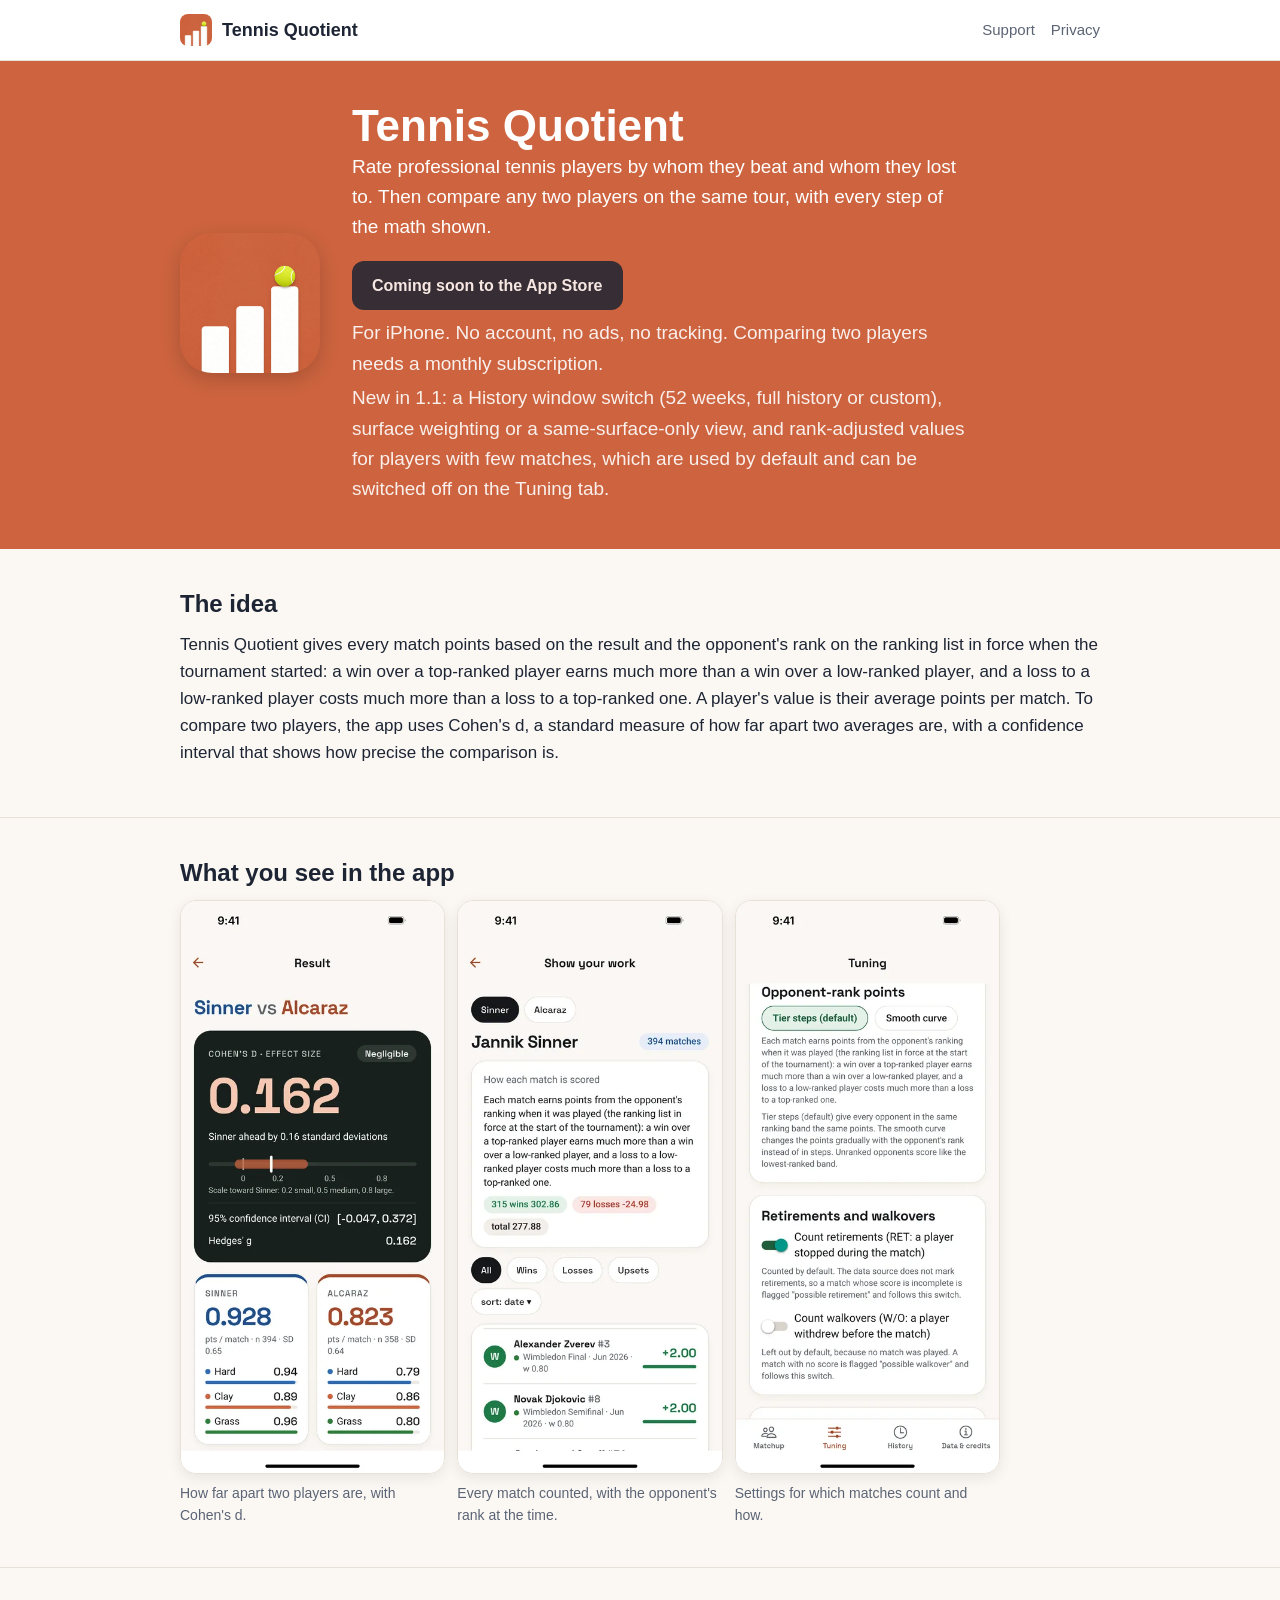
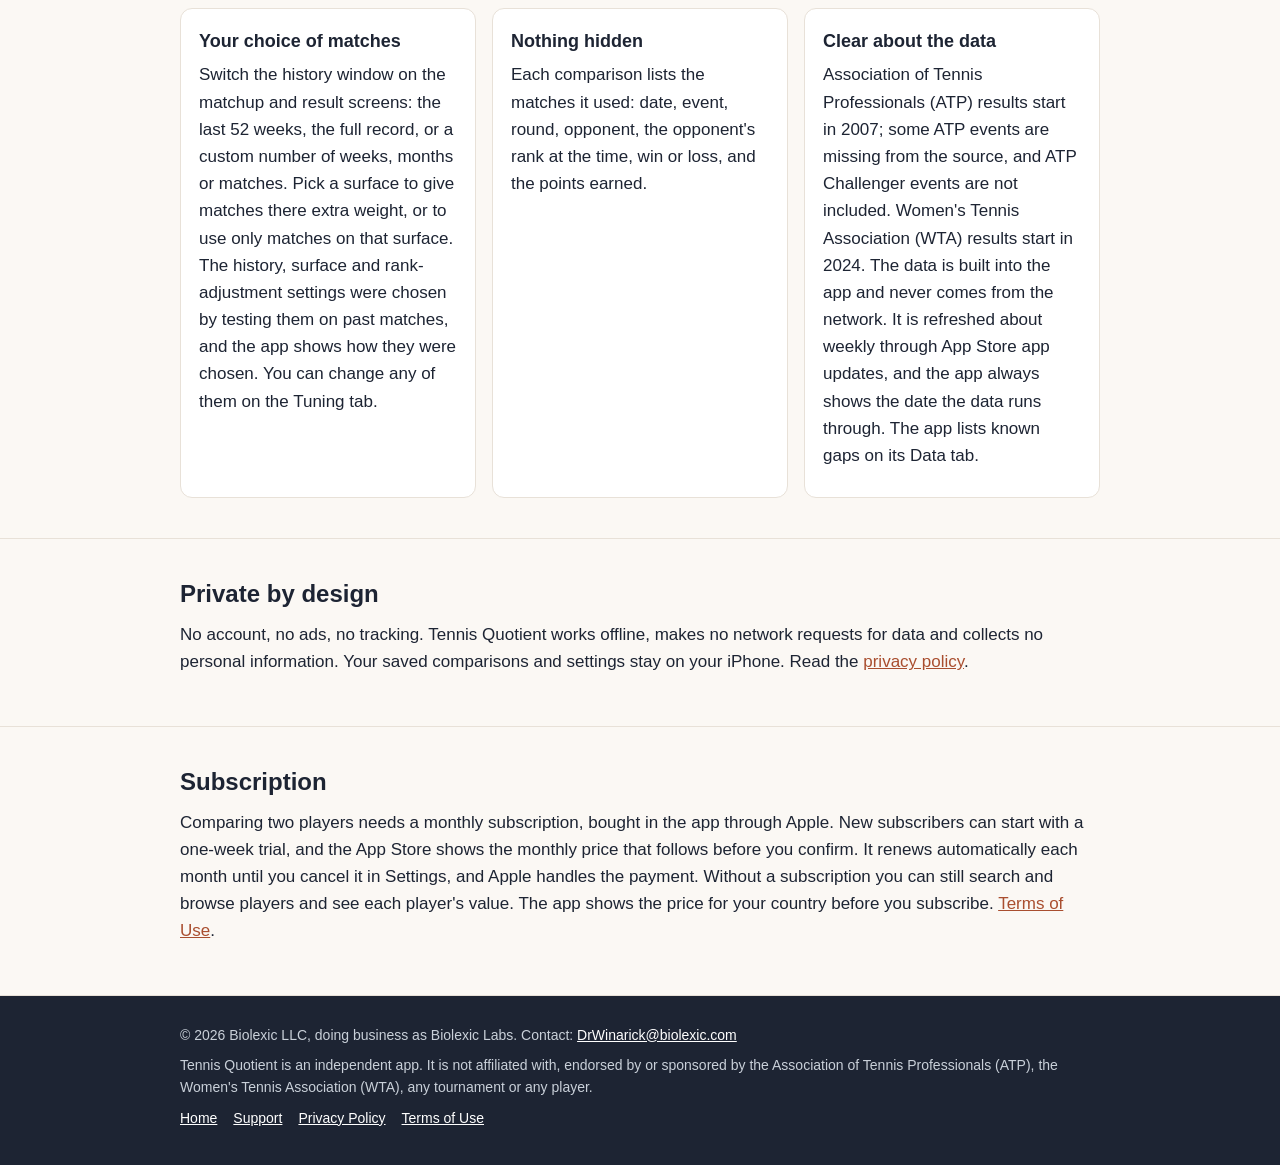
<file: index.html>
<!doctype html>
<html lang="en">
<head>
<meta charset="utf-8">
<meta name="viewport" content="width=device-width, initial-scale=1">
<title>Tennis Quotient</title>
<meta name="description" content="Tennis Quotient rates professional tennis players by whom they beat and whom they lost to, and compares two players with Cohen&#39;s d. For iPhone.">
<link rel="canonical" href="https://raquetquotient.com/">
<meta property="og:type" content="website">
<meta property="og:site_name" content="Tennis Quotient">
<meta property="og:title" content="Tennis Quotient">
<meta property="og:description" content="Tennis Quotient rates professional tennis players by whom they beat and whom they lost to, and compares two players with Cohen&#39;s d. For iPhone.">
<meta property="og:url" content="https://raquetquotient.com/">
<meta property="og:image" content="https://raquetquotient.com/img/og.jpg">
<meta property="og:image:width" content="1200">
<meta property="og:image:height" content="630">
<meta name="twitter:card" content="summary_large_image">
<meta name="theme-color" content="#CD643F">
<link rel="icon" href="/favicon.ico" sizes="any">
<link rel="icon" type="image/png" sizes="192x192" href="/img/icon-192.png">
<link rel="apple-touch-icon" href="/apple-touch-icon.png">
<link rel="stylesheet" href="/style.css">
</head>
<body>
<header class="top"><div class="wrap"><a class="brand" href="/"><img src="/img/icon-192.png" alt="" width="32" height="32">Tennis Quotient</a><nav><a href="/support/">Support</a><a href="/privacy/">Privacy</a></nav></div></header>
<main>
<div class="hero"><div class="wrap">
<img class="icon" src="/img/icon-512.png" alt="Tennis Quotient app icon" width="140" height="140">
<div>
<h1>Tennis Quotient</h1>
<p>Rate professional tennis players by whom they beat and whom they lost to. Then compare any two players on the same tour, with every step of the math shown.</p>
<p style="margin-top:18px"><!-- TODO: link to the App Store listing once the app is live (https://apps.apple.com/app/id...). Keep aria-disabled until then. --><a class="btn" aria-disabled="true" role="link">Coming soon to the App Store</a></p>
<p class="note" style="margin-top:8px">For iPhone. No account, no ads, no tracking. Comparing two players needs a monthly subscription.</p>
<p class="note" style="margin-top:4px">New in 1.1: a History window switch (52 weeks, full history or custom), surface weighting or a same-surface-only view, and rank-adjusted values for players with few matches, which are used by default and can be switched off on the Tuning tab.</p>
</div>
</div></div>

<section><div class="wrap">
<h2>The idea</h2>
<p>Tennis Quotient gives every match points based on the result and the opponent&#39;s rank on the ranking list in force when the tournament started: a win over a top-ranked player earns much more than a win over a low-ranked player, and a loss to a low-ranked player costs much more than a loss to a top-ranked one. A player&#39;s value is their average points per match. To compare two players, the app uses Cohen&#39;s d, a standard measure of how far apart two averages are, with a confidence interval that shows how precise the comparison is.</p>
</div></section>

<section><div class="wrap">
<h2>What you see in the app</h2>
<div class="shots">
<figure><picture><source srcset="/img/shot-cohens-d.webp" type="image/webp"><img src="/img/shot-cohens-d.jpg" alt="Result screen showing Cohen&#39;s d, its confidence interval, Hedges&#39; g and each player&#39;s average points per match" width="440" height="956" loading="lazy"></picture><figcaption>How far apart two players are, with Cohen&#39;s d.</figcaption></figure>
<figure><picture><source srcset="/img/shot-every-match.webp" type="image/webp"><img src="/img/shot-every-match.jpg" alt="Show your work: how each match is scored, then every match counted with the opponent&#39;s rank at the time and the points earned" width="440" height="956" loading="lazy"></picture><figcaption>Every match counted, with the opponent&#39;s rank at the time.</figcaption></figure>
<figure><picture><source srcset="/img/shot-tuning.webp" type="image/webp"><img src="/img/shot-tuning.jpg" alt="Tuning screen with the opponent-rank points choice and the switches for retirements and walkovers" width="440" height="956" loading="lazy"></picture><figcaption>Settings for which matches count and how.</figcaption></figure>
</div>
</div></section>

<section><div class="wrap">
<div class="grid three">
<div class="card"><h3>Your choice of matches</h3><p>Switch the history window on the matchup and result screens: the last 52 weeks, the full record, or a custom number of weeks, months or matches. Pick a surface to give matches there extra weight, or to use only matches on that surface. The history, surface and rank-adjustment settings were chosen by testing them on past matches, and the app shows how they were chosen. You can change any of them on the Tuning tab.</p></div>
<div class="card"><h3>Nothing hidden</h3><p>Each comparison lists the matches it used: date, event, round, opponent, the opponent&#39;s rank at the time, win or loss, and the points earned.</p></div>
<div class="card"><h3>Clear about the data</h3><p>Association of Tennis Professionals (ATP) results start in 2007; some ATP events are missing from the source, and ATP Challenger events are not included. Women&#39;s Tennis Association (WTA) results start in 2024. The data is built into the app and never comes from the network. It is refreshed about weekly through App Store app updates, and the app always shows the date the data runs through. The app lists known gaps on its Data tab.</p></div>
</div>
</div></section>

<section><div class="wrap">
<h2>Private by design</h2>
<p>No account, no ads, no tracking. Tennis Quotient works offline, makes no network requests for data and collects no personal information. Your saved comparisons and settings stay on your iPhone. Read the <a href="/privacy/">privacy policy</a>.</p>
</div></section>

<section><div class="wrap">
<h2>Subscription</h2>
<p>Comparing two players needs a monthly subscription, bought in the app through Apple. New subscribers can start with a one-week trial, and the App Store shows the monthly price that follows before you confirm. It renews automatically each month until you cancel it in Settings, and Apple handles the payment. Without a subscription you can still search and browse players and see each player&#39;s value. The app shows the price for your country before you subscribe. <a href="https://www.apple.com/legal/internet-services/itunes/dev/stdeula/">Terms of Use</a>.</p>
</div></section>

</main>
<footer><div class="wrap">
<p>&copy; 2026 Biolexic LLC, doing business as Biolexic Labs. Contact: <a href="mailto:DrWinarick@biolexic.com">DrWinarick@biolexic.com</a></p>
<p>Tennis Quotient is an independent app. It is not affiliated with, endorsed by or sponsored by the Association of Tennis Professionals (ATP), the Women&#39;s Tennis Association (WTA), any tournament or any player.</p>
<p class="links"><a href="/">Home</a><a href="/support/">Support</a><a href="/privacy/">Privacy Policy</a><a href="/terms/">Terms of Use</a></p>
</div></footer>
</body>
</html>
</file>
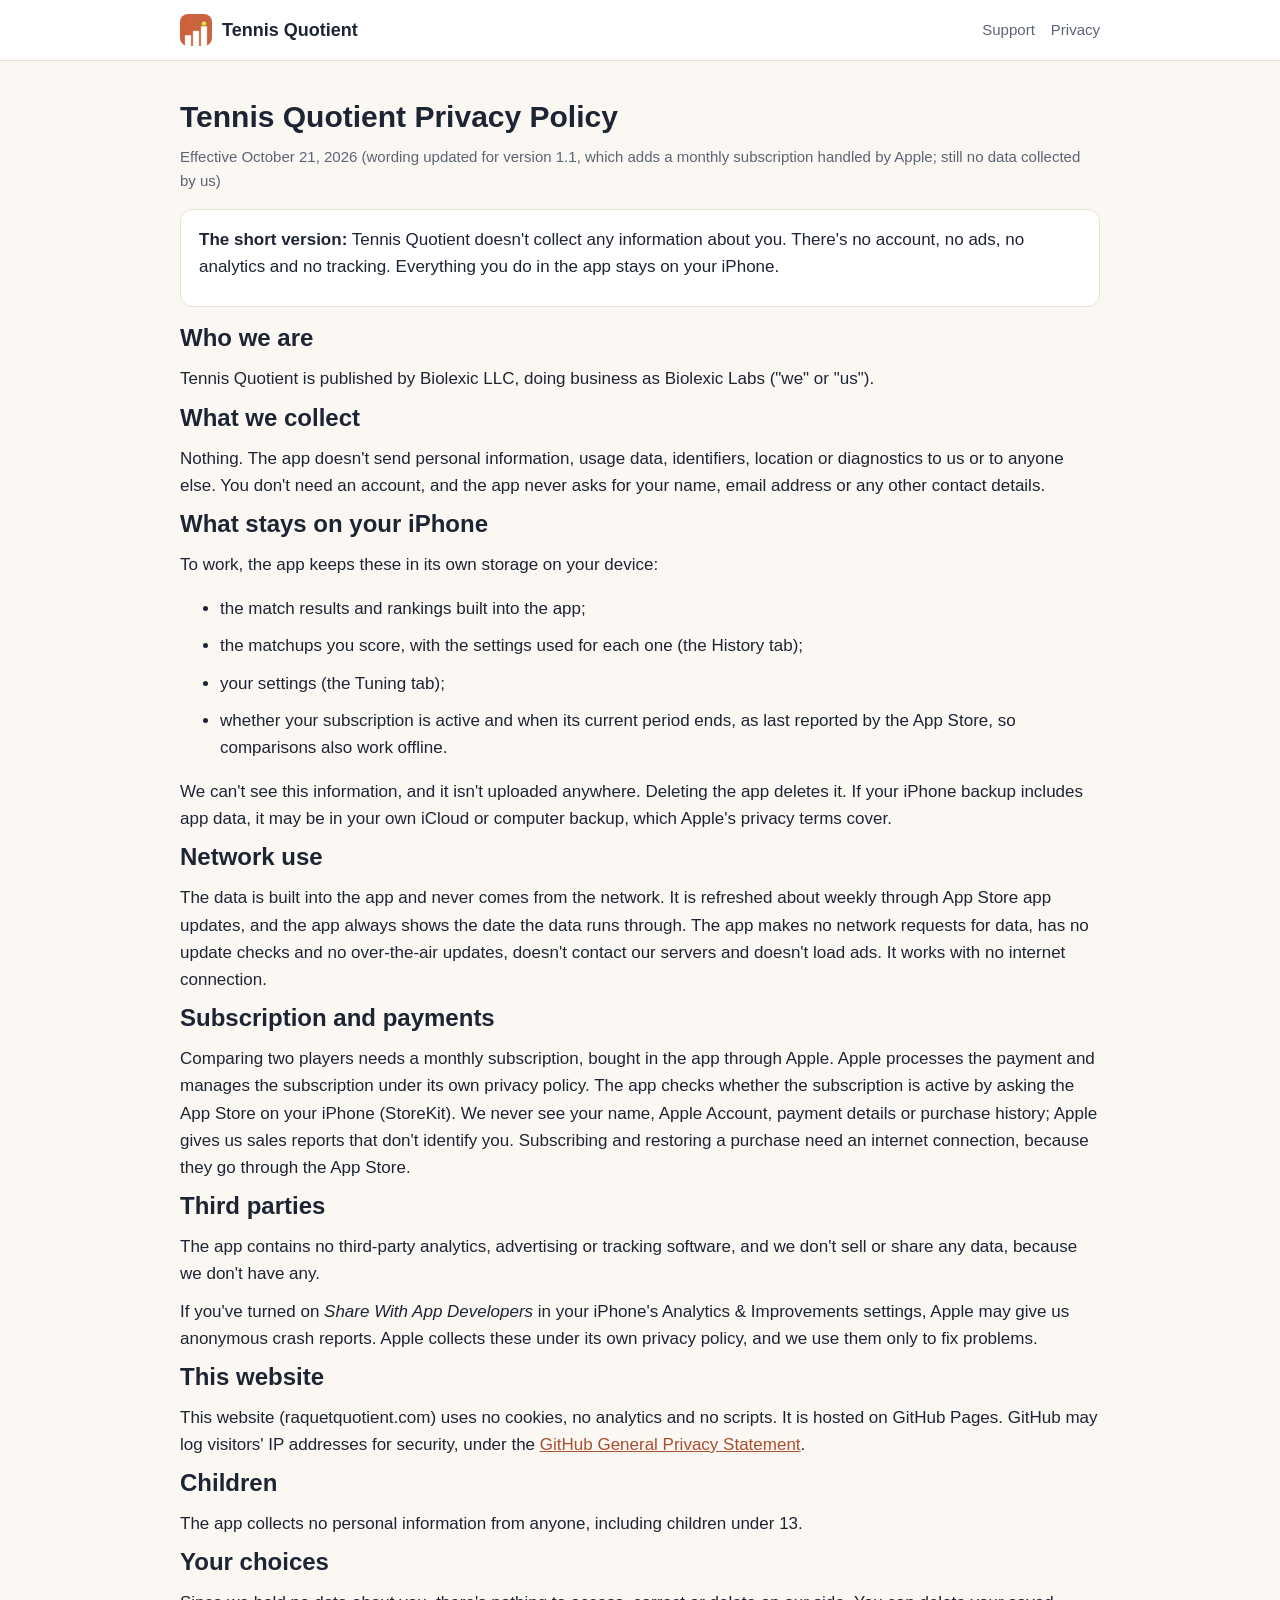
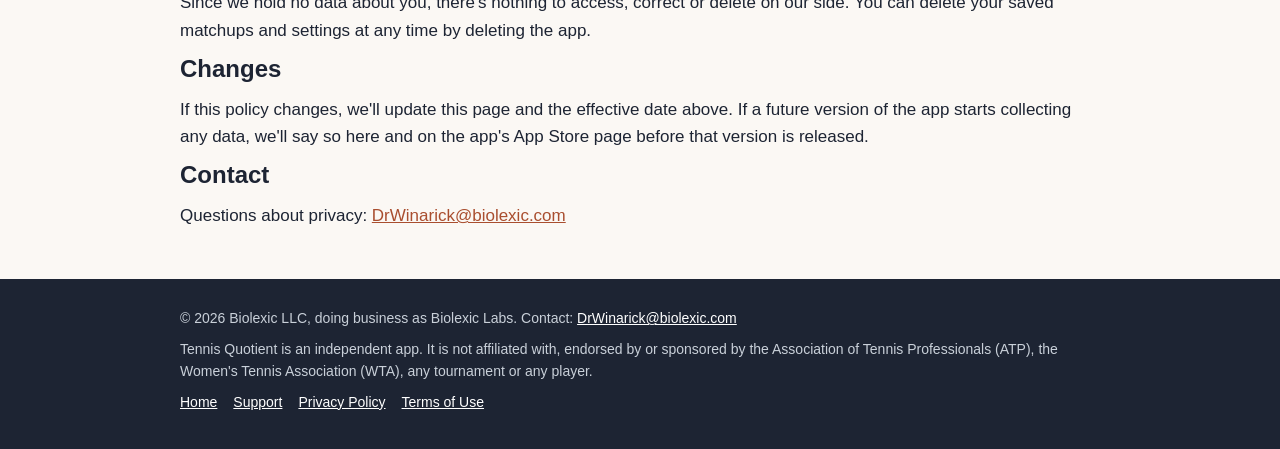
<file: privacy/index.html>
<!doctype html>
<html lang="en">
<head>
<meta charset="utf-8">
<meta name="viewport" content="width=device-width, initial-scale=1">
<title>Privacy Policy | Tennis Quotient</title>
<meta name="description" content="Tennis Quotient collects no personal information. No account, no ads, no analytics and no tracking.">
<link rel="canonical" href="https://raquetquotient.com/privacy/">
<meta property="og:type" content="website">
<meta property="og:site_name" content="Tennis Quotient">
<meta property="og:title" content="Privacy Policy | Tennis Quotient">
<meta property="og:description" content="Tennis Quotient collects no personal information. No account, no ads, no analytics and no tracking.">
<meta property="og:url" content="https://raquetquotient.com/privacy/">
<meta property="og:image" content="https://raquetquotient.com/img/og.jpg">
<meta property="og:image:width" content="1200">
<meta property="og:image:height" content="630">
<meta name="twitter:card" content="summary_large_image">
<meta name="theme-color" content="#CD643F">
<link rel="icon" href="/favicon.ico" sizes="any">
<link rel="icon" type="image/png" sizes="192x192" href="/img/icon-192.png">
<link rel="apple-touch-icon" href="/apple-touch-icon.png">
<link rel="stylesheet" href="/style.css">
</head>
<body>
<header class="top"><div class="wrap"><a class="brand" href="/"><img src="/img/icon-192.png" alt="" width="32" height="32">Tennis Quotient</a><nav><a href="/support/">Support</a><a href="/privacy/">Privacy</a></nav></div></header>
<main>
<div class="doc"><div class="wrap"><h1>Tennis Quotient Privacy Policy</h1><p class="mute">Effective October 21, 2026 (wording updated for version 1.1, which adds a monthly subscription handled by Apple; still no data collected by us)</p>
<div class="box">
<p><strong>The short version:</strong> Tennis Quotient doesn't collect any information about you. There's no account, no ads, no analytics and no tracking. Everything you do in the app stays on your iPhone.</p>
</div>

<h2>Who we are</h2>
<p>Tennis Quotient is published by Biolexic LLC, doing business as Biolexic Labs ("we" or "us").</p>

<h2>What we collect</h2>
<p>Nothing. The app doesn't send personal information, usage data, identifiers, location or diagnostics to us or to anyone else. You don't need an account, and the app never asks for your name, email address or any other contact details.</p>

<h2>What stays on your iPhone</h2>
<p>To work, the app keeps these in its own storage on your device:</p>
<ul>
<li>the match results and rankings built into the app;</li>
<li>the matchups you score, with the settings used for each one (the History tab);</li>
<li>your settings (the Tuning tab);</li>
<li>whether your subscription is active and when its current period ends, as last reported by the App Store, so comparisons also work offline.</li>
</ul>
<p>We can't see this information, and it isn't uploaded anywhere. Deleting the app deletes it. If your iPhone backup includes app data, it may be in your own iCloud or computer backup, which Apple's privacy terms cover.</p>

<h2>Network use</h2>
<p>The data is built into the app and never comes from the network. It is refreshed about weekly through App Store app updates, and the app always shows the date the data runs through. The app makes no network requests for data, has no update checks and no over-the-air updates, doesn&#39;t contact our servers and doesn&#39;t load ads. It works with no internet connection.</p>

<h2>Subscription and payments</h2>
<p>Comparing two players needs a monthly subscription, bought in the app through Apple. Apple processes the payment and manages the subscription under its own privacy policy. The app checks whether the subscription is active by asking the App Store on your iPhone (StoreKit). We never see your name, Apple Account, payment details or purchase history; Apple gives us sales reports that don&#39;t identify you. Subscribing and restoring a purchase need an internet connection, because they go through the App Store.</p>

<h2>Third parties</h2>
<p>The app contains no third-party analytics, advertising or tracking software, and we don't sell or share any data, because we don't have any.</p>
<p>If you've turned on <em>Share With App Developers</em> in your iPhone's Analytics &amp; Improvements settings, Apple may give us anonymous crash reports. Apple collects these under its own privacy policy, and we use them only to fix problems.</p>

<h2>This website</h2>
<p>This website (raquetquotient.com) uses no cookies, no analytics and no scripts. It is hosted on GitHub Pages. GitHub may log visitors&#39; IP addresses for security, under the <a href="https://docs.github.com/en/site-policy/privacy-policies/github-general-privacy-statement">GitHub General Privacy Statement</a>.</p>

<h2>Children</h2>
<p>The app collects no personal information from anyone, including children under 13.</p>

<h2>Your choices</h2>
<p>Since we hold no data about you, there's nothing to access, correct or delete on our side. You can delete your saved matchups and settings at any time by deleting the app.</p>

<h2>Changes</h2>
<p>If this policy changes, we'll update this page and the effective date above. If a future version of the app starts collecting any data, we'll say so here and on the app's App Store page before that version is released.</p>

<h2>Contact</h2>
<p>Questions about privacy: <a href="mailto:DrWinarick@biolexic.com">DrWinarick@biolexic.com</a></p>
</div></div>
</main>
<footer><div class="wrap">
<p>&copy; 2026 Biolexic LLC, doing business as Biolexic Labs. Contact: <a href="mailto:DrWinarick@biolexic.com">DrWinarick@biolexic.com</a></p>
<p>Tennis Quotient is an independent app. It is not affiliated with, endorsed by or sponsored by the Association of Tennis Professionals (ATP), the Women&#39;s Tennis Association (WTA), any tournament or any player.</p>
<p class="links"><a href="/">Home</a><a href="/support/">Support</a><a href="/privacy/">Privacy Policy</a><a href="/terms/">Terms of Use</a></p>
</div></footer>
</body>
</html>
</file>
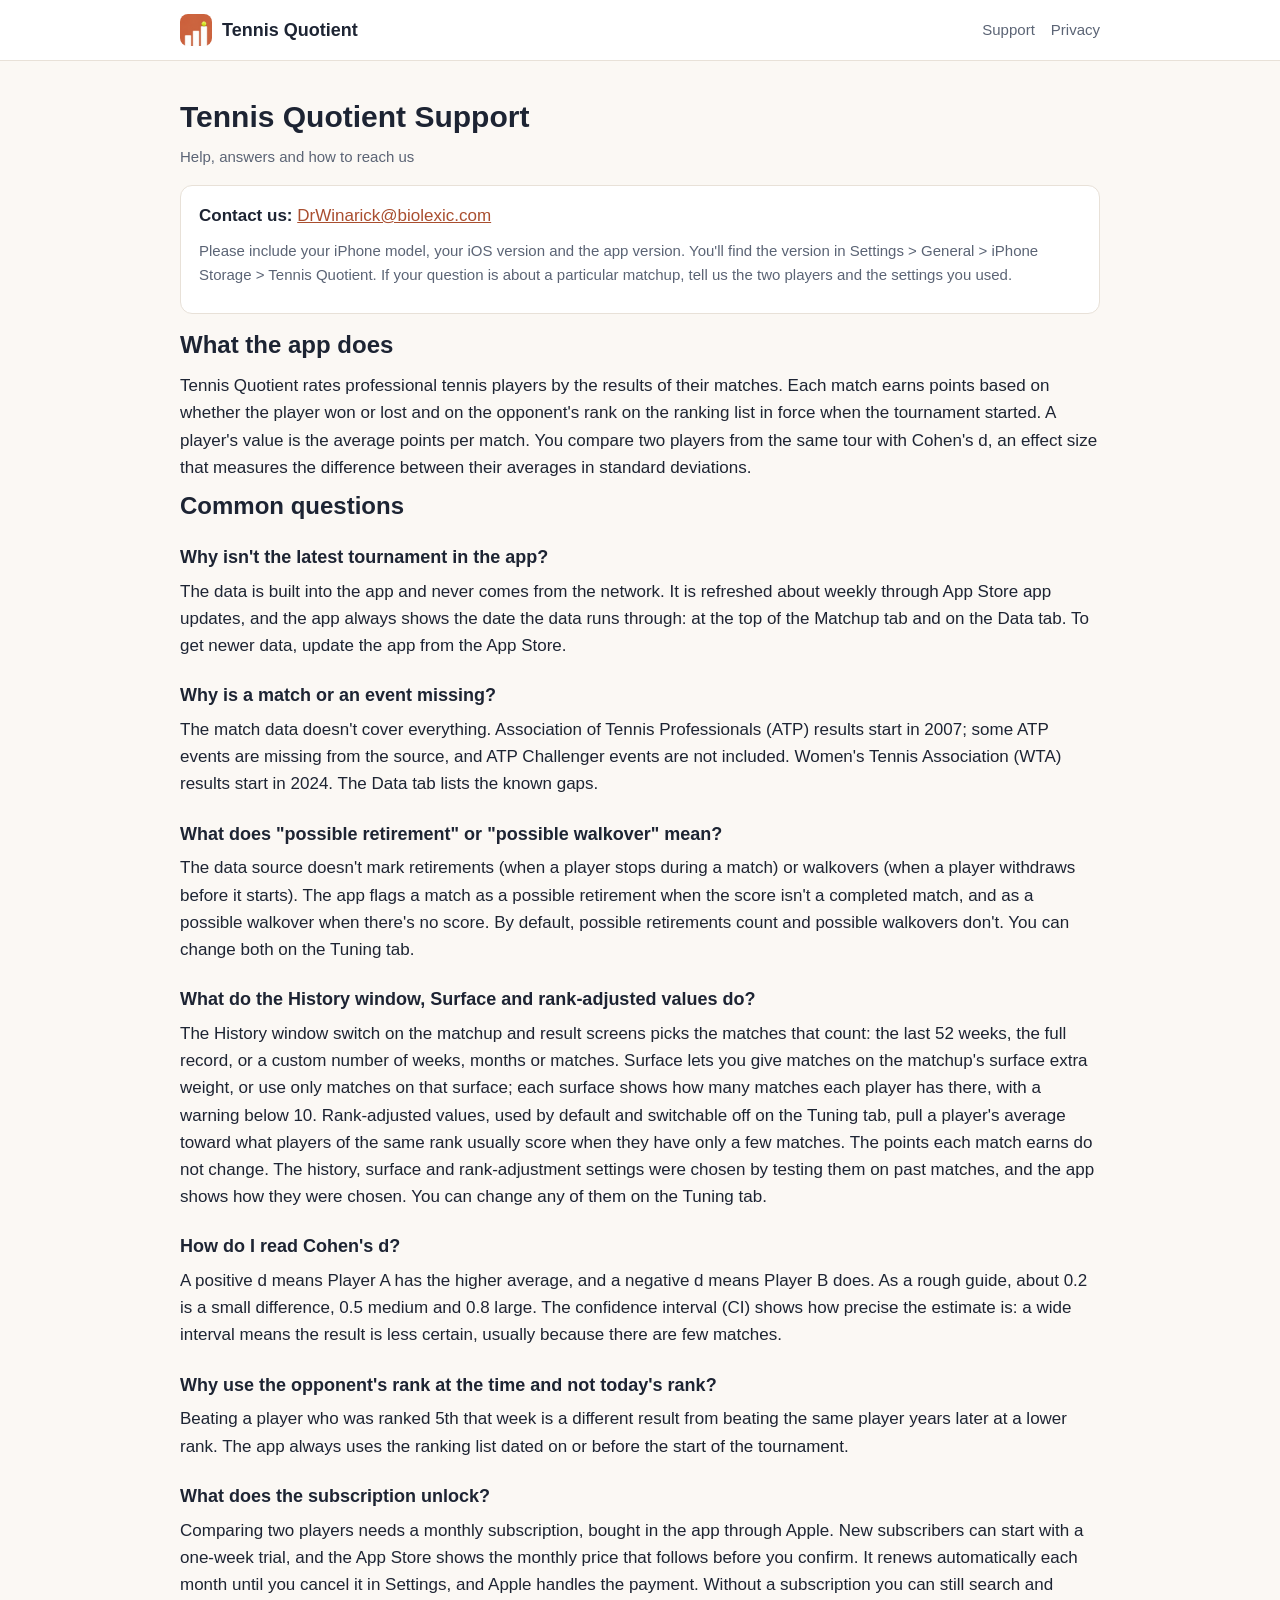
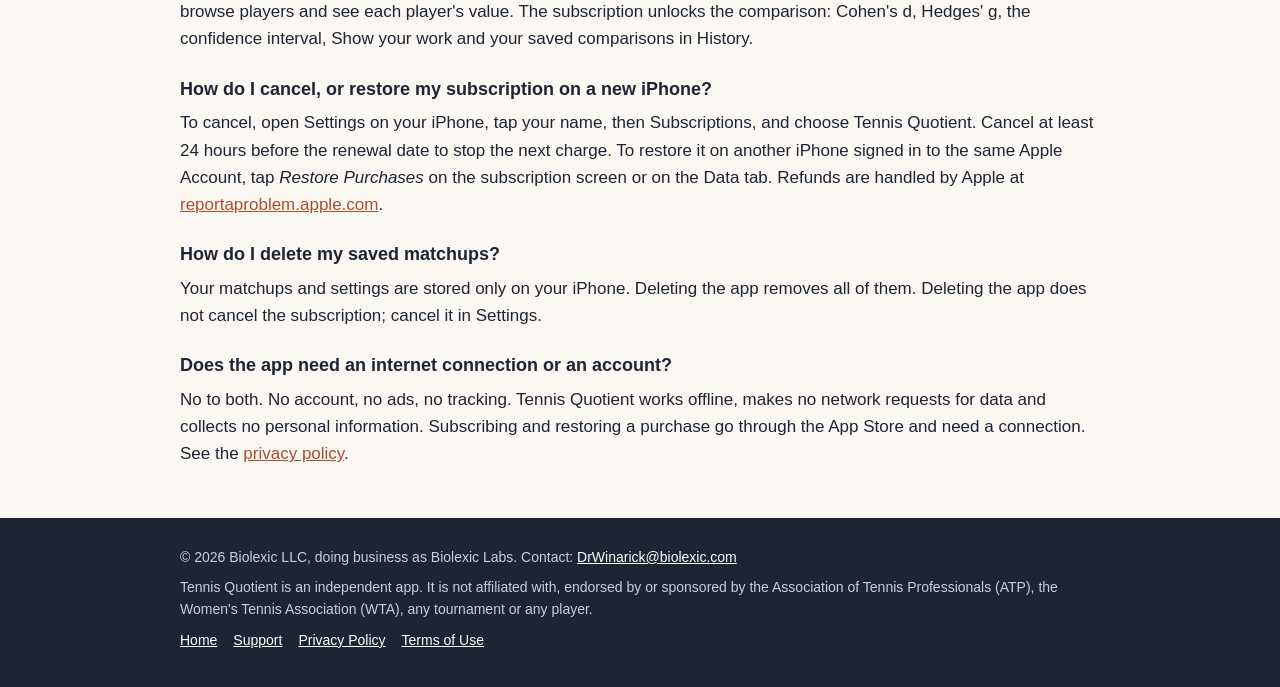
<file: support/index.html>
<!doctype html>
<html lang="en">
<head>
<meta charset="utf-8">
<meta name="viewport" content="width=device-width, initial-scale=1">
<title>Support | Tennis Quotient</title>
<meta name="description" content="Help with Tennis Quotient: common questions about the data, the scoring and Cohen&#39;s d, and how to contact us.">
<link rel="canonical" href="https://raquetquotient.com/support/">
<meta property="og:type" content="website">
<meta property="og:site_name" content="Tennis Quotient">
<meta property="og:title" content="Support | Tennis Quotient">
<meta property="og:description" content="Help with Tennis Quotient: common questions about the data, the scoring and Cohen&#39;s d, and how to contact us.">
<meta property="og:url" content="https://raquetquotient.com/support/">
<meta property="og:image" content="https://raquetquotient.com/img/og.jpg">
<meta property="og:image:width" content="1200">
<meta property="og:image:height" content="630">
<meta name="twitter:card" content="summary_large_image">
<meta name="theme-color" content="#CD643F">
<link rel="icon" href="/favicon.ico" sizes="any">
<link rel="icon" type="image/png" sizes="192x192" href="/img/icon-192.png">
<link rel="apple-touch-icon" href="/apple-touch-icon.png">
<link rel="stylesheet" href="/style.css">
</head>
<body>
<header class="top"><div class="wrap"><a class="brand" href="/"><img src="/img/icon-192.png" alt="" width="32" height="32">Tennis Quotient</a><nav><a href="/support/">Support</a><a href="/privacy/">Privacy</a></nav></div></header>
<main>
<div class="doc"><div class="wrap"><h1>Tennis Quotient Support</h1><p class="mute">Help, answers and how to reach us</p>
<div class="box">
<p><strong>Contact us:</strong> <a href="mailto:DrWinarick@biolexic.com?subject=Tennis%20Quotient%20support">DrWinarick@biolexic.com</a></p>
<p class="mute">Please include your iPhone model, your iOS version and the app version. You'll find the version in Settings &gt; General &gt; iPhone Storage &gt; Tennis Quotient. If your question is about a particular matchup, tell us the two players and the settings you used.</p>
</div>

<h2>What the app does</h2>
<p>Tennis Quotient rates professional tennis players by the results of their matches. Each match earns points based on whether the player won or lost and on the opponent's rank on the ranking list in force when the tournament started. A player's value is the average points per match. You compare two players from the same tour with Cohen's d, an effect size that measures the difference between their averages in standard deviations.</p>

<h2>Common questions</h2>

<h3>Why isn't the latest tournament in the app?</h3>
<p>The data is built into the app and never comes from the network. It is refreshed about weekly through App Store app updates, and the app always shows the date the data runs through: at the top of the Matchup tab and on the Data tab. To get newer data, update the app from the App Store.</p>

<h3>Why is a match or an event missing?</h3>
<p>The match data doesn&#39;t cover everything. Association of Tennis Professionals (ATP) results start in 2007; some ATP events are missing from the source, and ATP Challenger events are not included. Women&#39;s Tennis Association (WTA) results start in 2024. The Data tab lists the known gaps.</p>

<h3>What does "possible retirement" or "possible walkover" mean?</h3>
<p>The data source doesn't mark retirements (when a player stops during a match) or walkovers (when a player withdraws before it starts). The app flags a match as a possible retirement when the score isn't a completed match, and as a possible walkover when there's no score. By default, possible retirements count and possible walkovers don't. You can change both on the Tuning tab.</p>

<h3>What do the History window, Surface and rank-adjusted values do?</h3>
<p>The History window switch on the matchup and result screens picks the matches that count: the last 52 weeks, the full record, or a custom number of weeks, months or matches. Surface lets you give matches on the matchup&#39;s surface extra weight, or use only matches on that surface; each surface shows how many matches each player has there, with a warning below 10. Rank-adjusted values, used by default and switchable off on the Tuning tab, pull a player&#39;s average toward what players of the same rank usually score when they have only a few matches. The points each match earns do not change. The history, surface and rank-adjustment settings were chosen by testing them on past matches, and the app shows how they were chosen. You can change any of them on the Tuning tab.</p>
<h3>How do I read Cohen's d?</h3>
<p>A positive d means Player A has the higher average, and a negative d means Player B does. As a rough guide, about 0.2 is a small difference, 0.5 medium and 0.8 large. The confidence interval (CI) shows how precise the estimate is: a wide interval means the result is less certain, usually because there are few matches.</p>

<h3>Why use the opponent's rank at the time and not today's rank?</h3>
<p>Beating a player who was ranked 5th that week is a different result from beating the same player years later at a lower rank. The app always uses the ranking list dated on or before the start of the tournament.</p>

<h3>What does the subscription unlock?</h3>
<p>Comparing two players needs a monthly subscription, bought in the app through Apple. New subscribers can start with a one-week trial, and the App Store shows the monthly price that follows before you confirm. It renews automatically each month until you cancel it in Settings, and Apple handles the payment. Without a subscription you can still search and browse players and see each player&#39;s value. The subscription unlocks the comparison: Cohen&#39;s d, Hedges&#39; g, the confidence interval, Show your work and your saved comparisons in History.</p>

<h3>How do I cancel, or restore my subscription on a new iPhone?</h3>
<p>To cancel, open Settings on your iPhone, tap your name, then Subscriptions, and choose Tennis Quotient. Cancel at least 24 hours before the renewal date to stop the next charge. To restore it on another iPhone signed in to the same Apple Account, tap <em>Restore Purchases</em> on the subscription screen or on the Data tab. Refunds are handled by Apple at <a href="https://reportaproblem.apple.com">reportaproblem.apple.com</a>.</p>

<h3>How do I delete my saved matchups?</h3>
<p>Your matchups and settings are stored only on your iPhone. Deleting the app removes all of them. Deleting the app does not cancel the subscription; cancel it in Settings.</p>

<h3>Does the app need an internet connection or an account?</h3>
<p>No to both. No account, no ads, no tracking. Tennis Quotient works offline, makes no network requests for data and collects no personal information. Subscribing and restoring a purchase go through the App Store and need a connection. See the <a href="/privacy/">privacy policy</a>.</p>

</div></div>
</main>
<footer><div class="wrap">
<p>&copy; 2026 Biolexic LLC, doing business as Biolexic Labs. Contact: <a href="mailto:DrWinarick@biolexic.com">DrWinarick@biolexic.com</a></p>
<p>Tennis Quotient is an independent app. It is not affiliated with, endorsed by or sponsored by the Association of Tennis Professionals (ATP), the Women&#39;s Tennis Association (WTA), any tournament or any player.</p>
<p class="links"><a href="/">Home</a><a href="/support/">Support</a><a href="/privacy/">Privacy Policy</a><a href="/terms/">Terms of Use</a></p>
</div></footer>
</body>
</html>
</file>
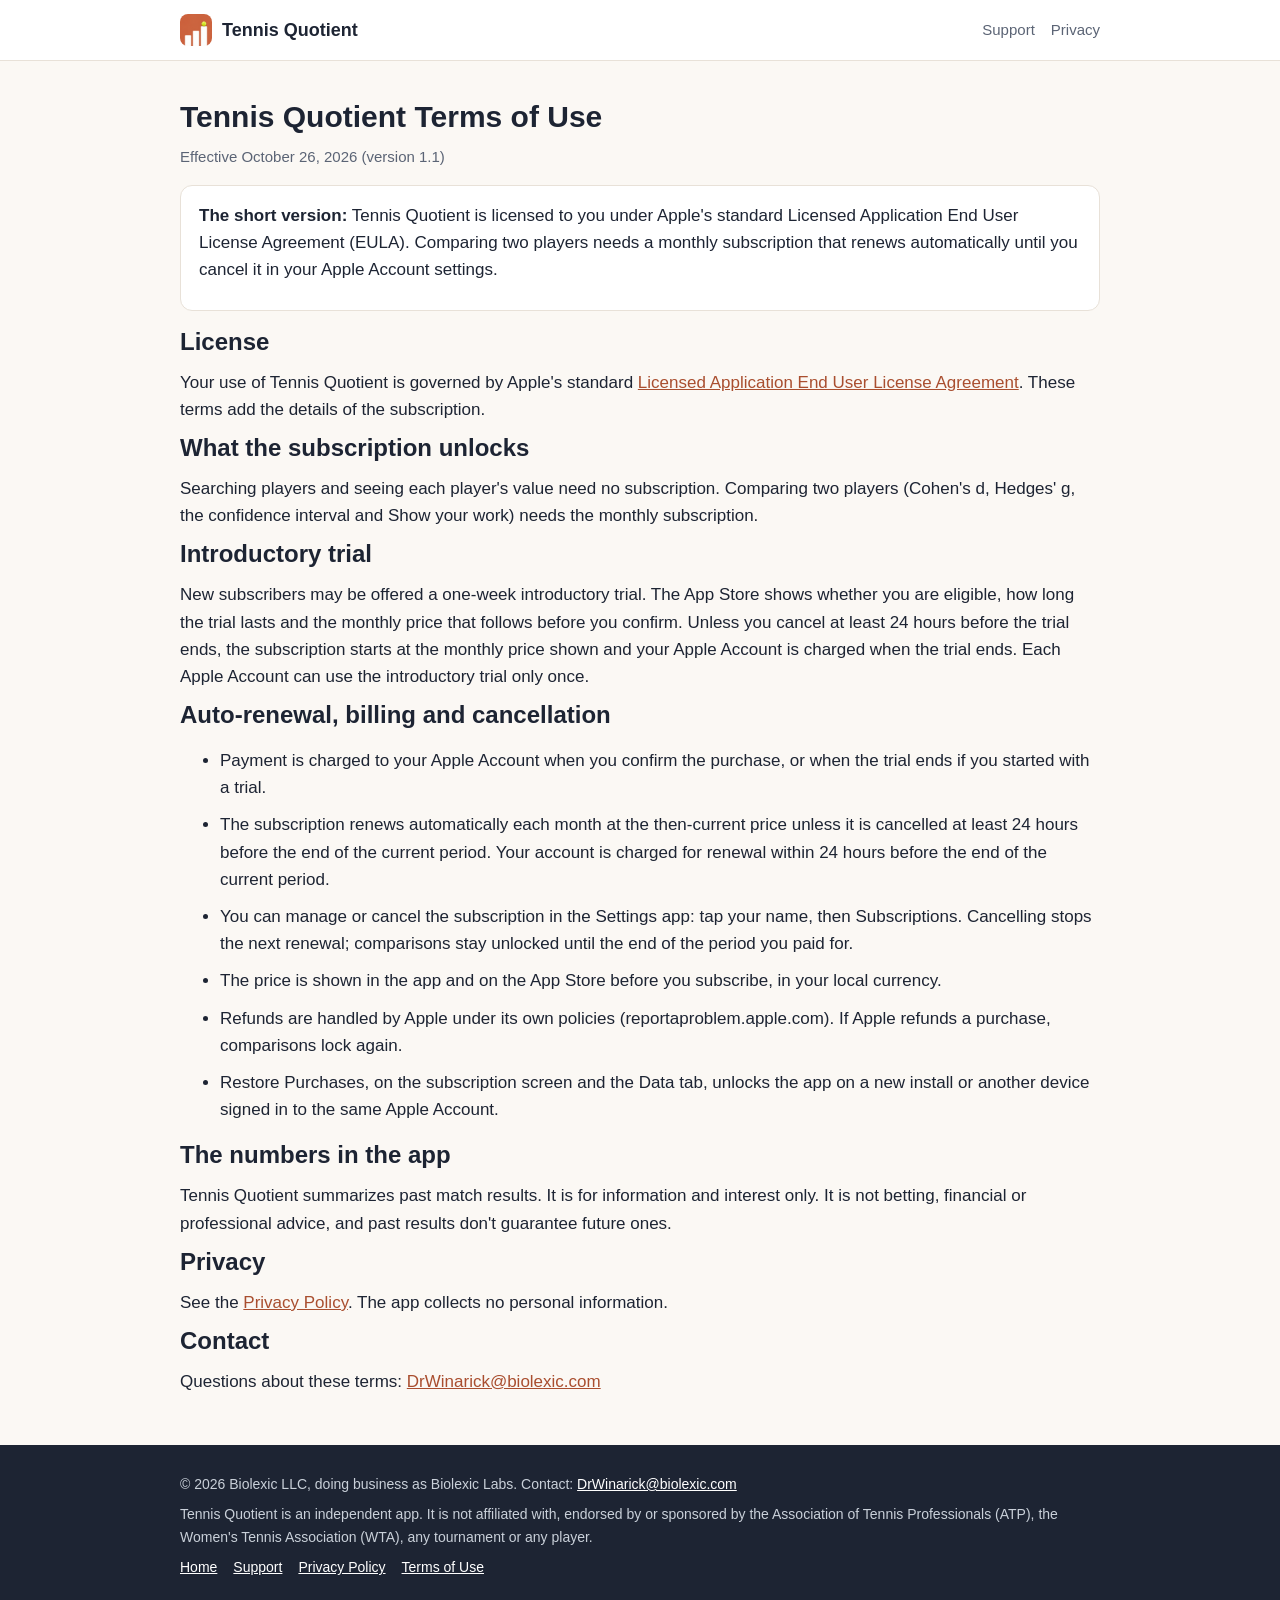
<file: terms/index.html>
<!doctype html>
<html lang="en">
<head>
<meta charset="utf-8">
<meta name="viewport" content="width=device-width, initial-scale=1">
<title>Terms of Use | Tennis Quotient</title>
<meta name="description" content="Terms of Use for Tennis Quotient, including how the monthly auto-renewing subscription and the introductory trial work.">
<link rel="canonical" href="https://raquetquotient.com/terms/">
<meta property="og:type" content="website">
<meta property="og:site_name" content="Tennis Quotient">
<meta property="og:title" content="Terms of Use | Tennis Quotient">
<meta property="og:description" content="Terms of Use for Tennis Quotient, including how the monthly auto-renewing subscription and the introductory trial work.">
<meta property="og:url" content="https://raquetquotient.com/terms/">
<meta property="og:image" content="https://raquetquotient.com/img/og.jpg">
<meta property="og:image:width" content="1200">
<meta property="og:image:height" content="630">
<meta name="twitter:card" content="summary_large_image">
<meta name="theme-color" content="#CD643F">
<link rel="icon" href="/favicon.ico" sizes="any">
<link rel="icon" type="image/png" sizes="192x192" href="/img/icon-192.png">
<link rel="apple-touch-icon" href="/apple-touch-icon.png">
<link rel="stylesheet" href="/style.css">
</head>
<body>
<header class="top"><div class="wrap"><a class="brand" href="/"><img src="/img/icon-192.png" alt="" width="32" height="32">Tennis Quotient</a><nav><a href="/support/">Support</a><a href="/privacy/">Privacy</a></nav></div></header>
<main>
<div class="doc"><div class="wrap"><h1>Tennis Quotient Terms of Use</h1><p class="mute">Effective October 26, 2026 (version 1.1)</p>
<div class="box">
<p><strong>The short version:</strong> Tennis Quotient is licensed to you under Apple's standard Licensed Application End User License Agreement (EULA). Comparing two players needs a monthly subscription that renews automatically until you cancel it in your Apple Account settings.</p>
</div>
<h2>License</h2>
<p>Your use of Tennis Quotient is governed by Apple's standard <a href="https://www.apple.com/legal/internet-services/itunes/dev/stdeula/">Licensed Application End User License Agreement</a>. These terms add the details of the subscription.</p>
<h2>What the subscription unlocks</h2>
<p>Searching players and seeing each player's value need no subscription. Comparing two players (Cohen's d, Hedges' g, the confidence interval and Show your work) needs the monthly subscription.</p>
<h2>Introductory trial</h2>
<p>New subscribers may be offered a one-week introductory trial. The App Store shows whether you are eligible, how long the trial lasts and the monthly price that follows before you confirm. Unless you cancel at least 24 hours before the trial ends, the subscription starts at the monthly price shown and your Apple Account is charged when the trial ends. Each Apple Account can use the introductory trial only once.</p>
<h2>Auto-renewal, billing and cancellation</h2>
<ul>
<li>Payment is charged to your Apple Account when you confirm the purchase, or when the trial ends if you started with a trial.</li>
<li>The subscription renews automatically each month at the then-current price unless it is cancelled at least 24 hours before the end of the current period. Your account is charged for renewal within 24 hours before the end of the current period.</li>
<li>You can manage or cancel the subscription in the Settings app: tap your name, then Subscriptions. Cancelling stops the next renewal; comparisons stay unlocked until the end of the period you paid for.</li>
<li>The price is shown in the app and on the App Store before you subscribe, in your local currency.</li>
<li>Refunds are handled by Apple under its own policies (reportaproblem.apple.com). If Apple refunds a purchase, comparisons lock again.</li>
<li>Restore Purchases, on the subscription screen and the Data tab, unlocks the app on a new install or another device signed in to the same Apple Account.</li>
</ul>
<h2>The numbers in the app</h2>
<p>Tennis Quotient summarizes past match results. It is for information and interest only. It is not betting, financial or professional advice, and past results don't guarantee future ones.</p>
<h2>Privacy</h2>
<p>See the <a href="/privacy/">Privacy Policy</a>. The app collects no personal information.</p>
<h2>Contact</h2>
<p>Questions about these terms: <a href="mailto:DrWinarick@biolexic.com">DrWinarick@biolexic.com</a></p>
</div></div>
</main>
<footer><div class="wrap">
<p>&copy; 2026 Biolexic LLC, doing business as Biolexic Labs. Contact: <a href="mailto:DrWinarick@biolexic.com">DrWinarick@biolexic.com</a></p>
<p>Tennis Quotient is an independent app. It is not affiliated with, endorsed by or sponsored by the Association of Tennis Professionals (ATP), the Women&#39;s Tennis Association (WTA), any tournament or any player.</p>
<p class="links"><a href="/">Home</a><a href="/support/">Support</a><a href="/privacy/">Privacy Policy</a><a href="/terms/">Terms of Use</a></p>
</div></footer>
</body>
</html>
</file>
<file: style.css>
:root{--clay:#CD643F;--clay-dark:#a94e2f;--ink:#1d2433;--mute:#5b6475;--line:#e8e1d8;--bg:#fbf8f4;--card:#fff}
*{box-sizing:border-box}html{-webkit-text-size-adjust:100%}
body{margin:0;background:var(--bg);color:var(--ink);font:17px/1.6 -apple-system,BlinkMacSystemFont,"Segoe UI",Roboto,Helvetica,Arial,sans-serif}
a{color:var(--clay-dark)}img{max-width:100%;height:auto;display:block}
.wrap{max-width:960px;margin:0 auto;padding:0 20px}
.top{background:#fff;border-bottom:1px solid var(--line)}
.top .wrap{display:flex;align-items:center;justify-content:space-between;gap:12px;min-height:60px}
.brand{display:flex;align-items:center;gap:10px;font-weight:700;color:var(--ink);text-decoration:none;font-size:18px}
.brand img{width:32px;height:32px;border-radius:8px}
nav a{margin-left:16px;text-decoration:none;color:var(--mute);font-size:15px}nav a:hover{color:var(--clay-dark)}
.hero{background:var(--clay);color:#fff;padding:40px 0 44px}
.hero .wrap{display:flex;flex-direction:column;gap:20px;align-items:flex-start}
.hero img.icon{width:96px;height:96px;border-radius:22px;box-shadow:0 6px 20px rgba(0,0,0,.18)}
.hero h1{margin:0;font-size:34px;line-height:1.15}.hero p{margin:0;font-size:19px;max-width:620px}
.btn{display:inline-block;background:#1d2433;color:#fff;border-radius:12px;padding:12px 20px;font-weight:600;text-decoration:none;font-size:16px}
.btn[aria-disabled=true]{opacity:.85;cursor:default}
.note{font-size:14px;opacity:.9}
section{padding:40px 0;border-bottom:1px solid var(--line)}
h2{font-size:24px;margin:0 0 12px;line-height:1.25}h3{font-size:18px;margin:22px 0 6px}
p,li{margin:0 0 10px}
.grid{display:grid;gap:16px}
.card{background:var(--card);border:1px solid var(--line);border-radius:12px;padding:18px}
.card h3{margin-top:0}
table{border-collapse:collapse;width:100%;max-width:440px;background:#fff;border:1px solid var(--line);border-radius:12px;overflow:hidden;font-size:16px}
th,td{padding:8px 12px;text-align:left;border-bottom:1px solid var(--line)}th{background:#f4ede5}
td.n{font-variant-numeric:tabular-nums}
.shots{max-width:820px;display:grid;grid-template-columns:repeat(3,minmax(0,1fr));gap:12px}
.shots figure{margin:0}.shots img{border-radius:16px;border:1px solid var(--line);box-shadow:0 4px 14px rgba(0,0,0,.08)}
.shots figcaption{font-size:14px;color:var(--mute);margin-top:8px}
.doc{padding:32px 0 40px}.doc h1{font-size:30px;margin:0 0 4px}
.box{background:#fff;border:1px solid var(--line);border-radius:12px;padding:16px 18px;margin:16px 0}
.mute{color:var(--mute);font-size:15px}
footer{background:#1d2433;color:#c9d0d9;padding:28px 0;font-size:14px}
footer a{color:#fff}footer p{margin:0 0 8px}footer .links a{margin-right:16px}
@media (max-width:640px){.shots{grid-template-columns:none;grid-auto-flow:column;grid-auto-columns:70%;overflow-x:auto;scroll-snap-type:x mandatory;padding-bottom:6px}.shots figure{scroll-snap-align:start}nav a{margin-left:12px}}
@media (min-width:760px){.hero .wrap{flex-direction:row;align-items:center;gap:32px}.hero h1{font-size:44px}.hero img.icon{width:140px;height:140px;border-radius:32px}.grid.three{grid-template-columns:repeat(3,1fr)}}
</file>
